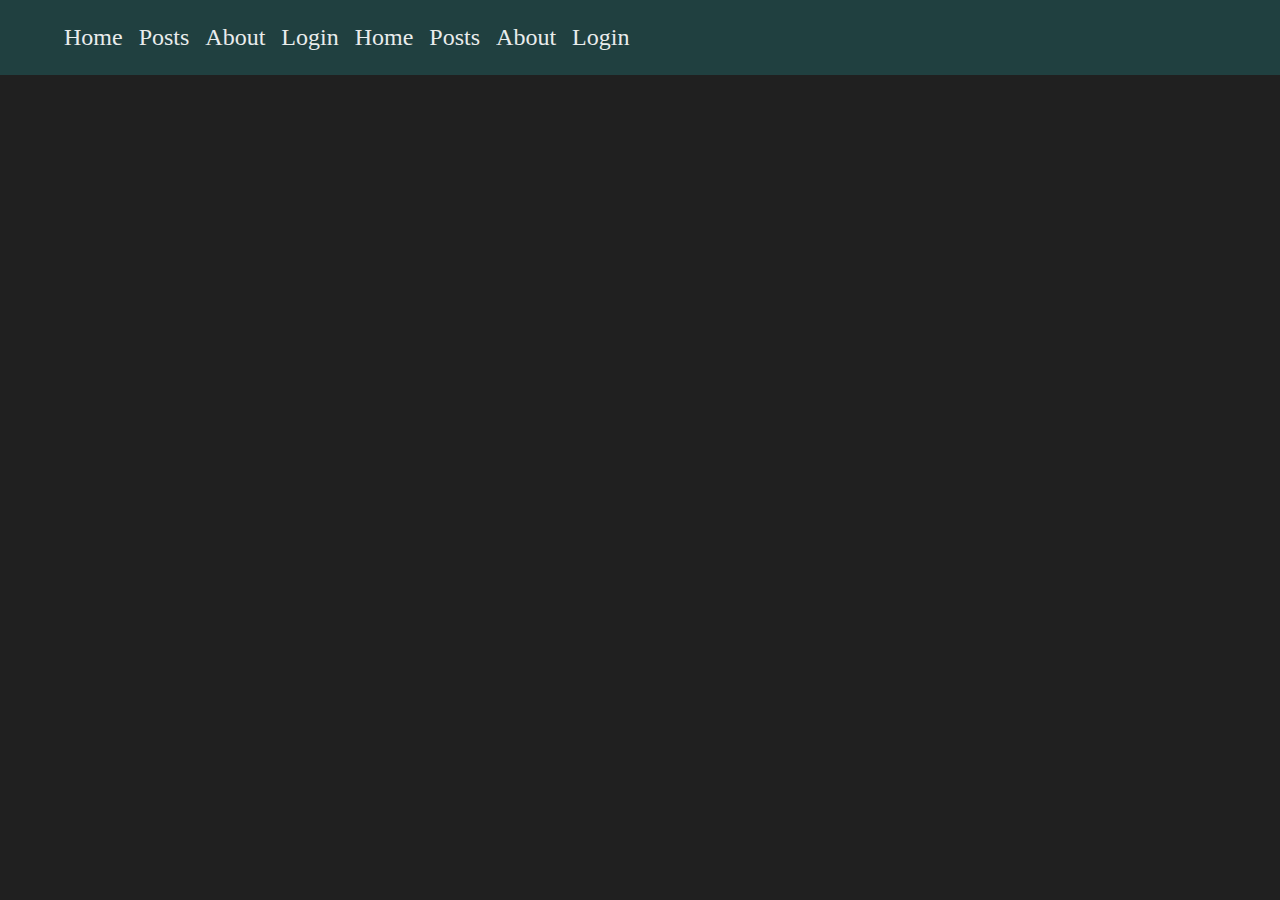
<file: front-end-II/aula-04-mod-html-css-em-js/index.html>
<!DOCTYPE html>
<html lang="en">

<head>
    <meta charset="UTF-8">
    <meta http-equiv="X-UA-Compatible" content="IE=edge">
    <meta name="viewport" content="width=device-width, initial-scale=1.0">
    <title>Document</title>
    <link rel="stylesheet" href="./style.css">
</head>

<body>
    <header class="main-header">
        <button onclick="manipularVisibilidadeMenu()">Abrir menu</button>
    <ul id="mainMenu">
        <li><button onclick="manipularVisibilidadeMenu()">fechar menu</button></li>
            <li>Home</li>
            <li>Posts</li>
            <li>About</li>
            <li>Login</li>
            <li>Home</li>
            <li>Posts</li>
            <li>About</li>
            <li>Login</li>
            
    </ul>        

    </header>

    <script src="./app.js"></script>
</body>

</html>
</file>
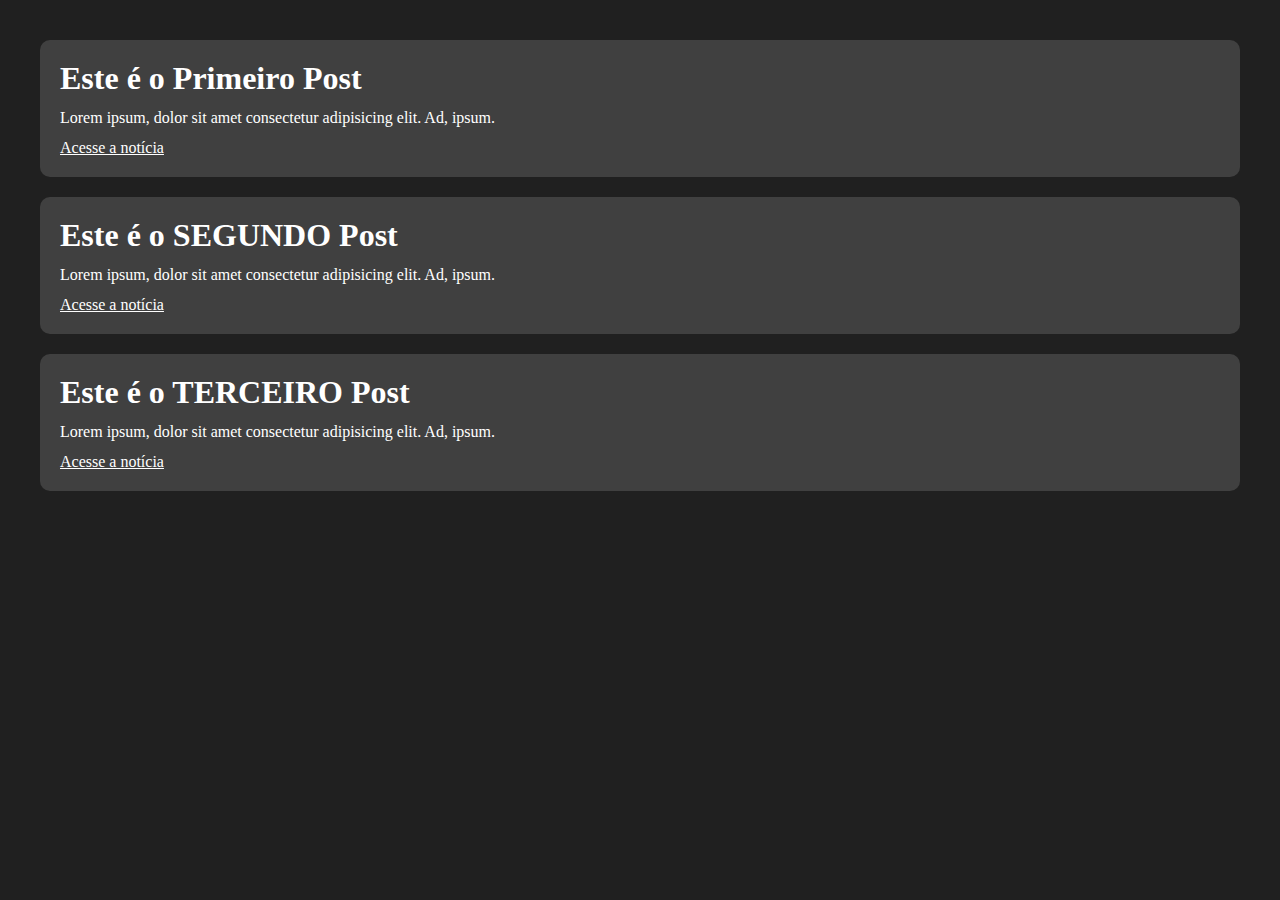
<file: front-end-II/aula-06/index.html>
<!DOCTYPE html>
<html lang="en">
<head>
    <meta charset="UTF-8">
    <meta http-equiv="X-UA-Compatible" content="IE=edge">
    <meta name="viewport" content="width=device-width, initial-scale=1.0">
    <title>Document</title>
    <link rel="stylesheet" href="./style.css">
</head>
<body>
    
    <main id="content">

        

       

    </main>


    <script src="./app.js"></script>
</body>
</html>
</file>
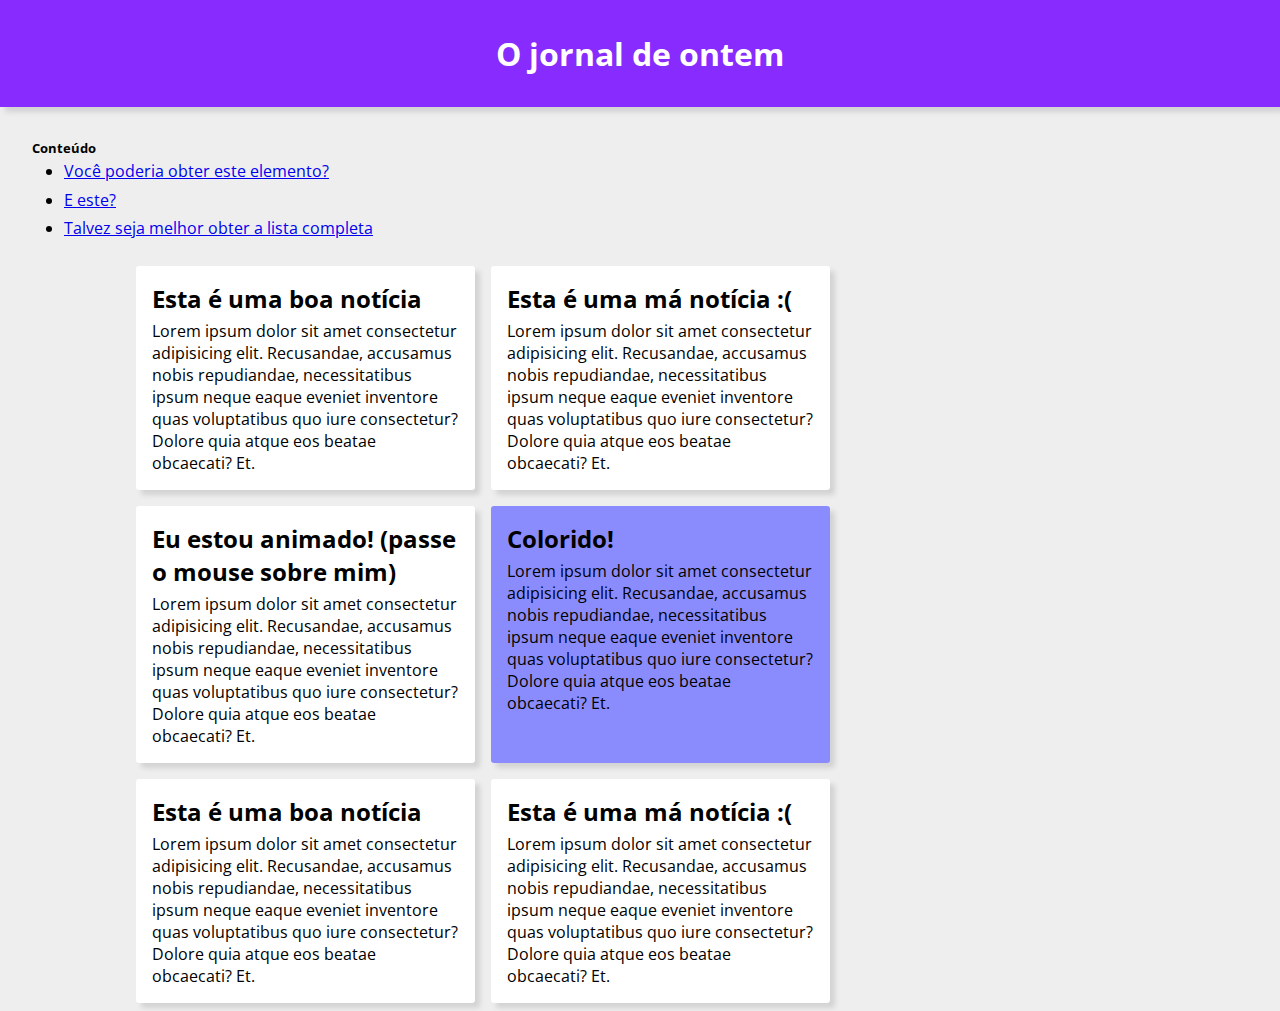
<file: front-end-II/aula-03/EXER- Introdução ao DOM/index.html>
<!DOCTYPE html>
<html lang="pt-BR">

<head>
  <meta charset="UTF-8">
  <meta http-equiv="X-UA-Compatible" content="IE=edge">
  <meta name="viewport" content="width=device-width, initial-scale=1.0">
  <link rel="stylesheet" href="styles.css">
  <title>Aula 4</title>
</head>

<body>

  <h1>O jornal de ontem</h1>

  <div class="conteudo">
    <h5>Conteúdo</h5>
    <ul>
      <li id="item1"><a href="#">Você poderia obter este elemento?</a></li>
      <li id="item2"><a href="#">E este?</a></li>
      <li id="item3"><a href="#">Talvez seja melhor obter a lista completa</a></li>
    </ul>
  </div>

  <section>
    <article id="card1">
      <h2 id="titleCard1">Esta é uma boa notícia</h2>
      <p>
        Lorem ipsum dolor sit amet consectetur adipisicing elit. Recusandae, accusamus nobis repudiandae, necessitatibus
        ipsum neque eaque eveniet inventore quas voluptatibus quo iure consectetur? Dolore quia atque eos beatae
        obcaecati? Et.
      </p>
    </article>

    <article>
      <h2>Esta é uma má notícia :(</h2>
      <p>
        Lorem ipsum dolor sit amet consectetur adipisicing elit. Recusandae, accusamus nobis repudiandae, necessitatibus
        ipsum neque eaque eveniet inventore quas voluptatibus quo iure consectetur? Dolore quia atque eos beatae
        obcaecati? Et.
      </p>
    </article>
    <article class="animado">
      <h2>Eu estou animado! (passe o mouse sobre mim)</h2>
      <p>
        Lorem ipsum dolor sit amet consectetur adipisicing elit. Recusandae, accusamus nobis repudiandae, necessitatibus
        ipsum neque eaque eveniet inventore quas voluptatibus quo iure consectetur? Dolore quia atque eos beatae
        obcaecati? Et.
      </p>
    </article>

    <article class="diferente">
      <h2>Colorido! </h2>
      <p>
        Lorem ipsum dolor sit amet consectetur adipisicing elit. Recusandae, accusamus nobis repudiandae, necessitatibus
        ipsum neque eaque eveniet inventore quas voluptatibus quo iure consectetur? Dolore quia atque eos beatae
        obcaecati? Et.
      </p>
    </article>
    <article>
      <h2>Esta é uma boa notícia</h2>
      <p>
        Lorem ipsum dolor sit amet consectetur adipisicing elit. Recusandae, accusamus nobis repudiandae, necessitatibus
        ipsum neque eaque eveniet inventore quas voluptatibus quo iure consectetur? Dolore quia atque eos beatae
        obcaecati? Et.
      </p>
    </article>

    <article>
      <h2>Esta é uma má notícia :( </h2>
      <p>
        Lorem ipsum dolor sit amet consectetur adipisicing elit. Recusandae, accusamus nobis repudiandae, necessitatibus
        ipsum neque eaque eveniet inventore quas voluptatibus quo iure consectetur? Dolore quia atque eos beatae
        obcaecati? Et.
      </p>
    </article>

  </section>

</body>

</html>
</file>
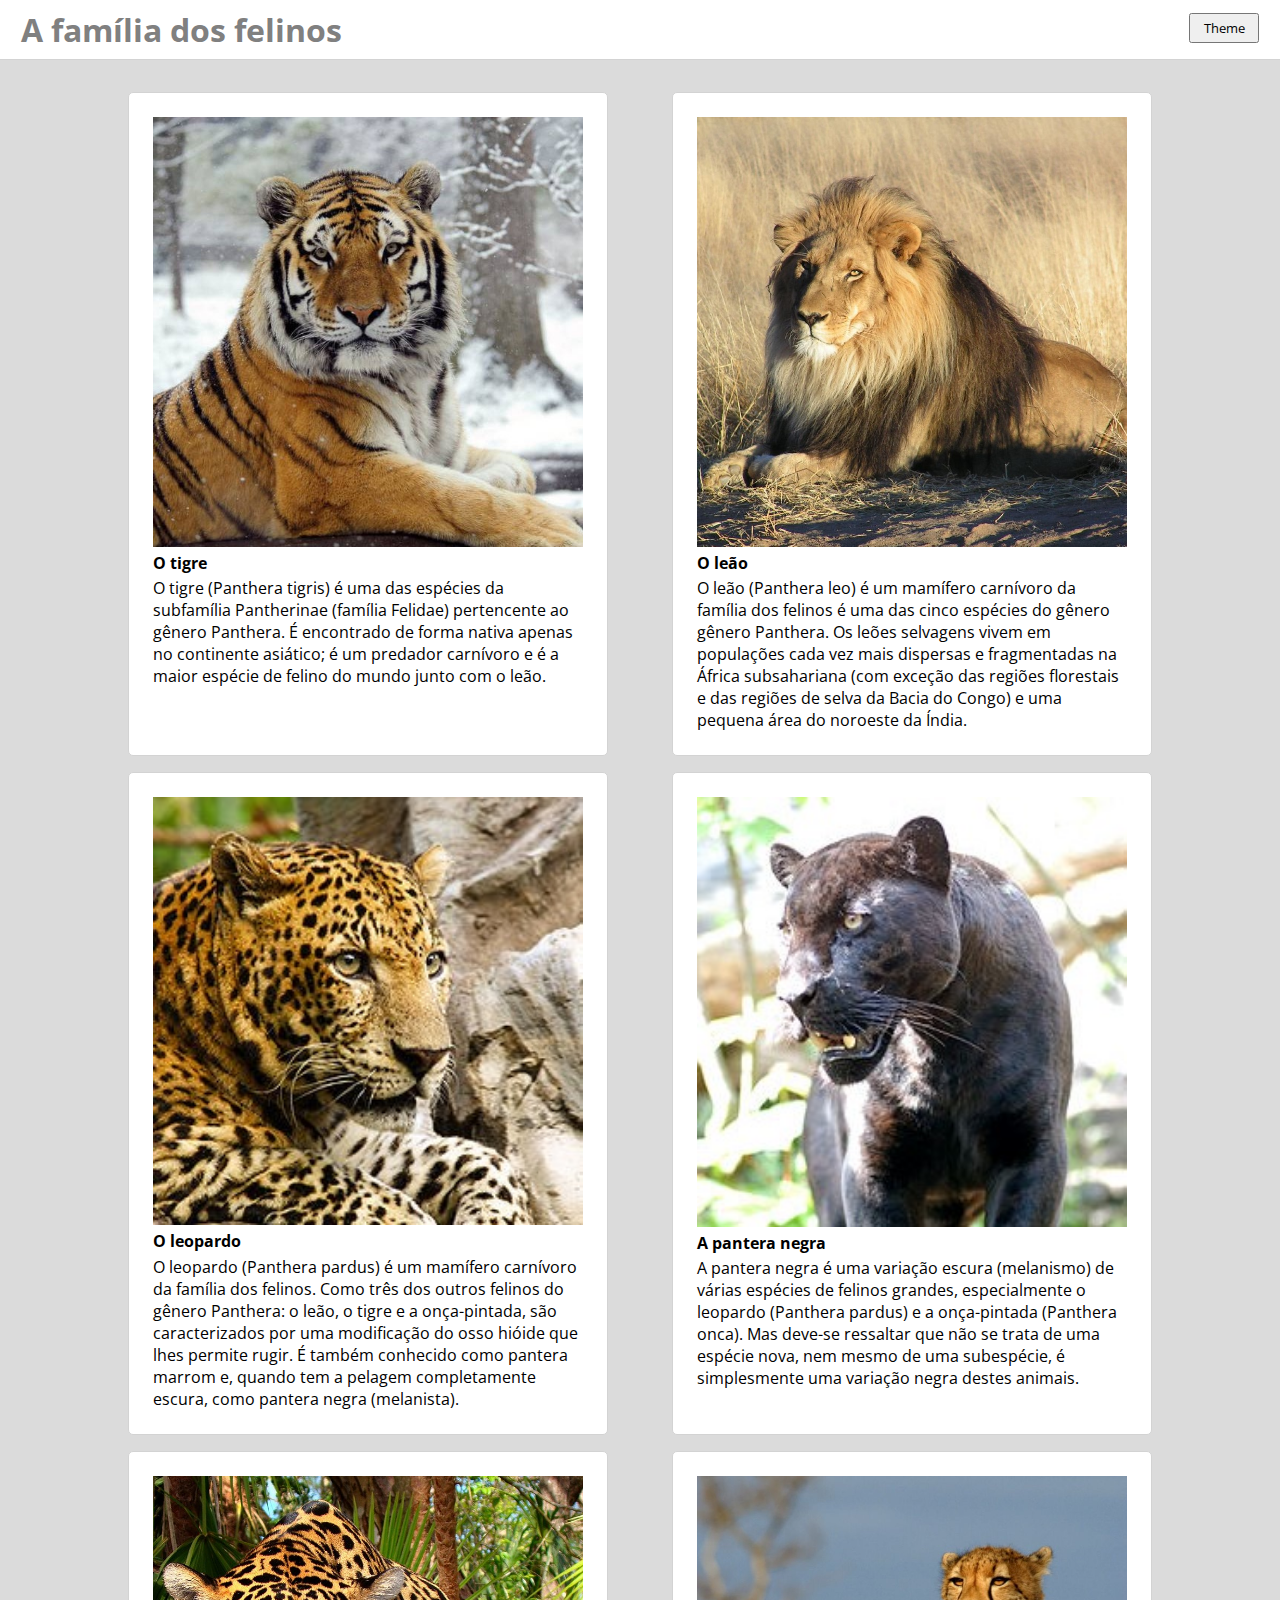
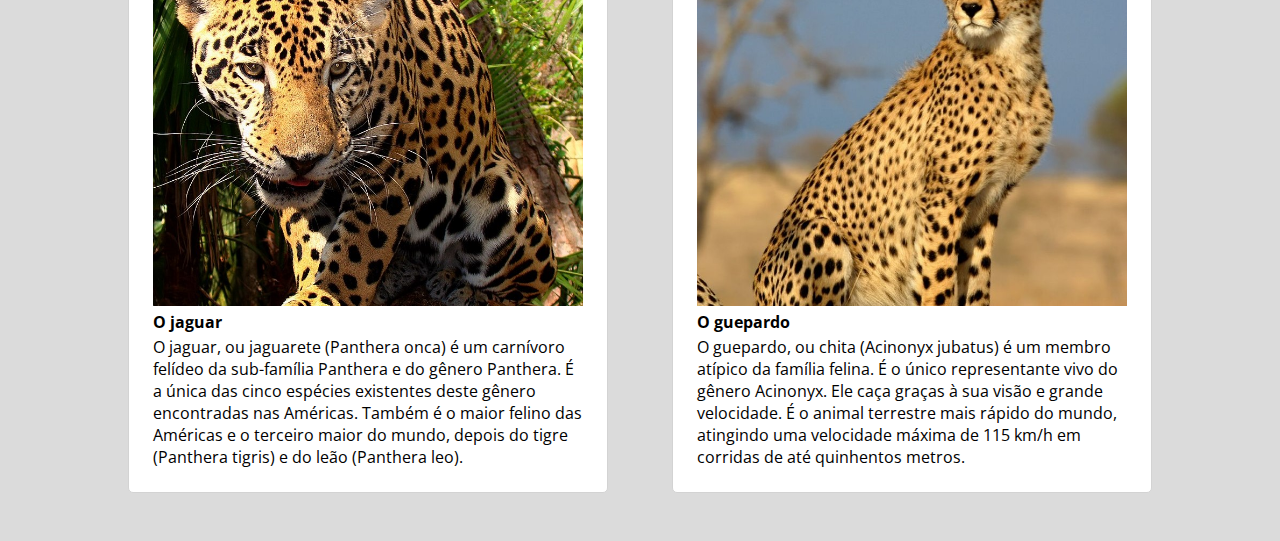
<file: front-end-II/aula-04-mod-html-css-em-js/mesa-05/index.html>
<!DOCTYPE html>
<html lang="pt-BR">

<head>
  <meta charset="UTF-8">
  <meta http-equiv="X-UA-Compatible" content="IE=edge">
  <meta name="viewport" content="width=device-width, initial-scale=1.0">
  <link rel="stylesheet" href="styles.css">
  <title>Aula 5 - Modificar elementos com JS </title>
</head>

<body class="dark" id="white">
  <header class="main-header" id="change">
    <h1 class="title">A família dos felinos</h1>  

    <button onclick="theme()">Theme</button>
  </header>


  <div class="container">
    <div class="item">
      <img src="./imagens/tiger.jpg">
      <h2>O tigre</h2>
      <p>
        O tigre (Panthera tigris) é uma das espécies da subfamília Pantherinae (família Felidae)
        pertencente ao gênero Panthera. É encontrado de forma nativa apenas no continente asiático; é um predador
        carnívoro e
        é a maior espécie de felino do mundo junto com o leão.
      </p>
    </div>
    <div class="item">
      <img src="./imagens/leon.jpg">
      <h2>O leão</h2>
      <p>
        O leão (Panthera leo) é um mamífero carnívoro da família dos felinos é uma das cinco espécies do gênero
        gênero Panthera. Os leões selvagens vivem em populações cada vez mais dispersas e fragmentadas na África
        subsahariana
        (com exceção das regiões florestais e das regiões de selva da Bacia do Congo) e uma pequena área do noroeste da
        Índia.
      </p>
    </div>
    <div class="item">
      <img src="./imagens/leopardo.jpg">
      <h2>O leopardo</h2>
      <p>
        O leopardo (Panthera pardus) é um mamífero carnívoro da família dos felinos. Como três dos outros
        felinos do gênero Panthera: o leão, o tigre e a onça-pintada, são caracterizados por uma modificação do osso
        hióide que lhes permite rugir.
        É também conhecido como pantera marrom e, quando tem a pelagem completamente escura, como pantera negra
        (melanista).
      </p>
    </div>
    <div class="item">
      <img src="./imagens/pantera-negra.jpg">
      <h2>A pantera negra</h2>
      <p>
        A pantera negra é uma variação escura (melanismo) de várias espécies de felinos grandes, especialmente o
        leopardo (Panthera pardus) e a onça-pintada (Panthera onca).
        Mas deve-se ressaltar que não se trata de uma espécie nova, nem mesmo de uma subespécie, é simplesmente uma
        variação negra destes animais.
      </p>
    </div>
    <div class="item">
      <img src="./imagens/jaguar.jpg">
      <h2>O jaguar</h2>
      <p>
        O jaguar, ou jaguarete (Panthera onca) é um carnívoro felídeo da sub-família Panthera e do
        gênero Panthera. É a única das cinco espécies existentes deste gênero encontradas nas Américas. Também
        é o maior felino das Américas e o terceiro maior do mundo, depois do tigre (Panthera tigris) e do leão (Panthera
        leo).
      </p>
    </div>
    <div class="item">
      <img src="./imagens/chita.jpg">
      <h2>O guepardo</h2>
      <p>
        O guepardo, ou chita (Acinonyx jubatus) é um membro atípico da família felina. É o único
        representante vivo do gênero Acinonyx. Ele caça graças à sua visão e grande velocidade. É o animal terrestre
        mais rápido
        do mundo, atingindo uma velocidade máxima de 115 km/h em corridas de até quinhentos metros.
      </p>
    </div>
  </div>
<script src="./app.js"></script>
</body>

</html>
</file>
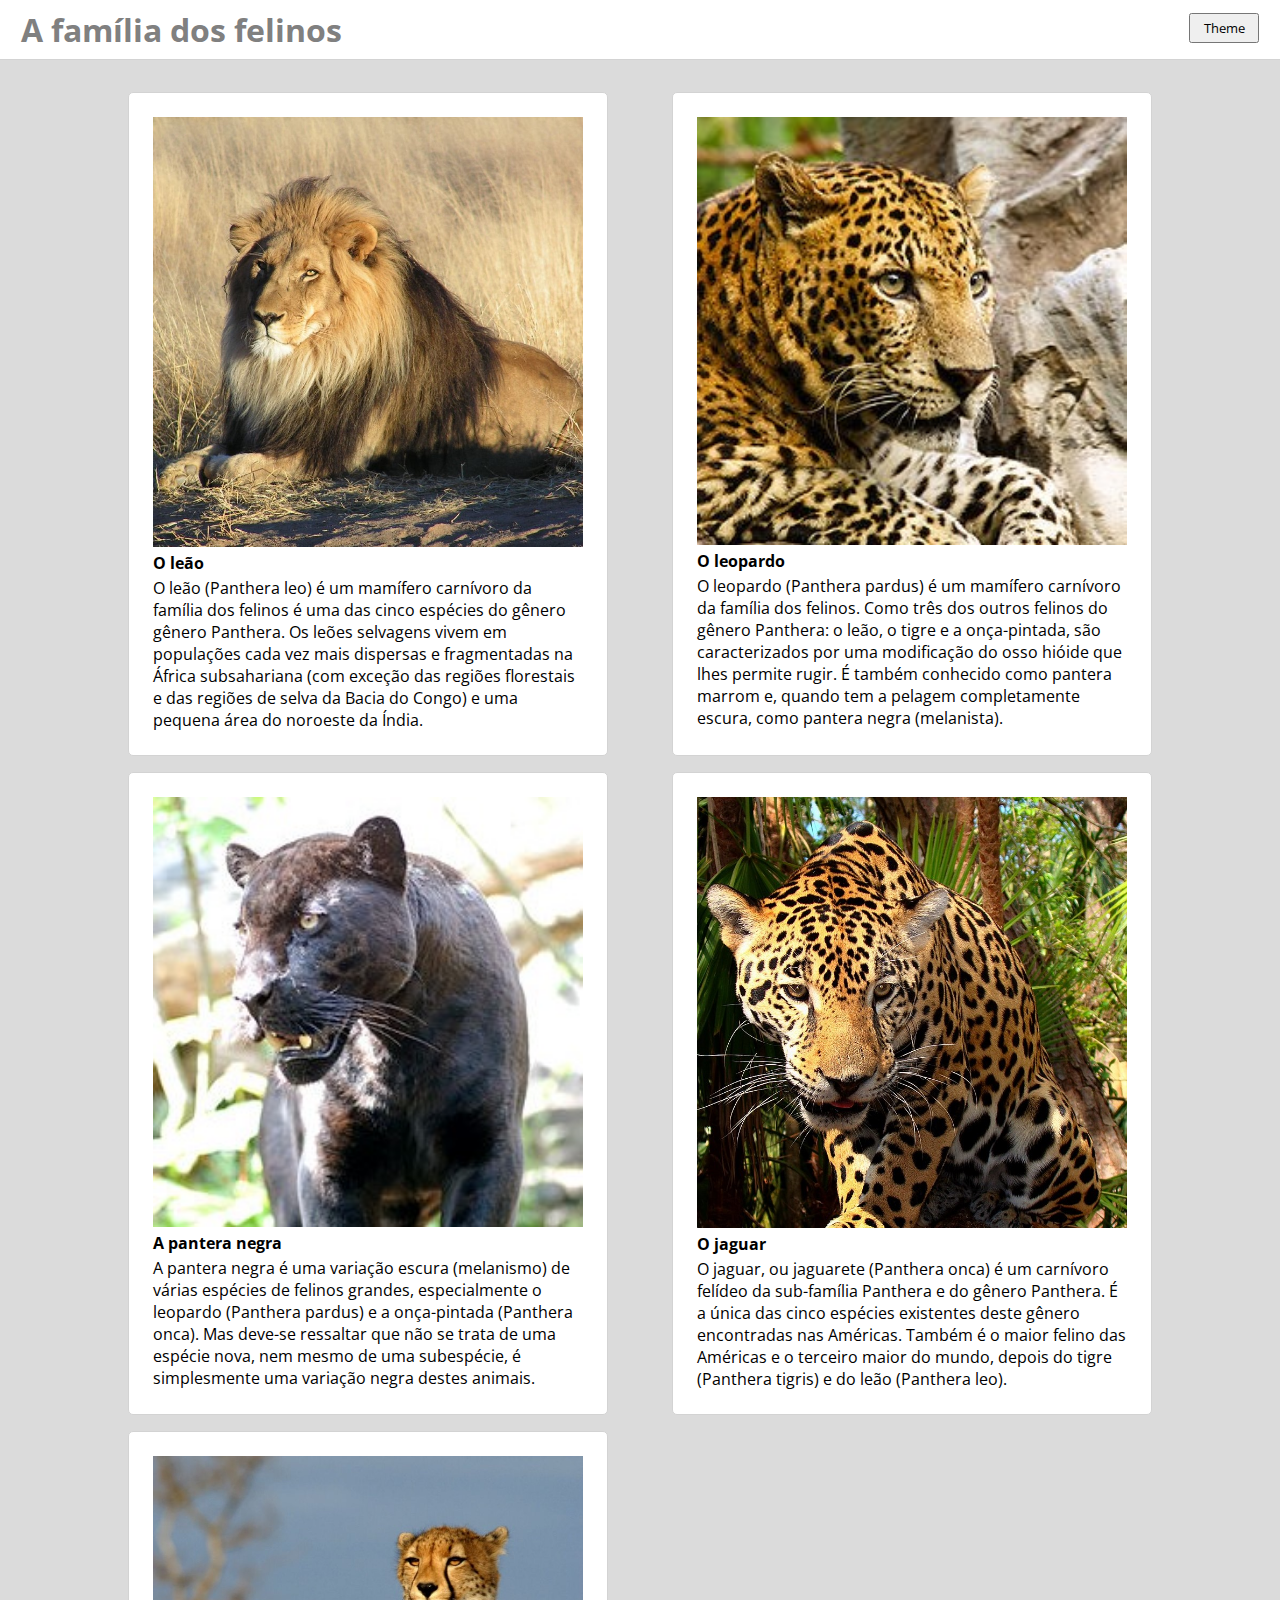
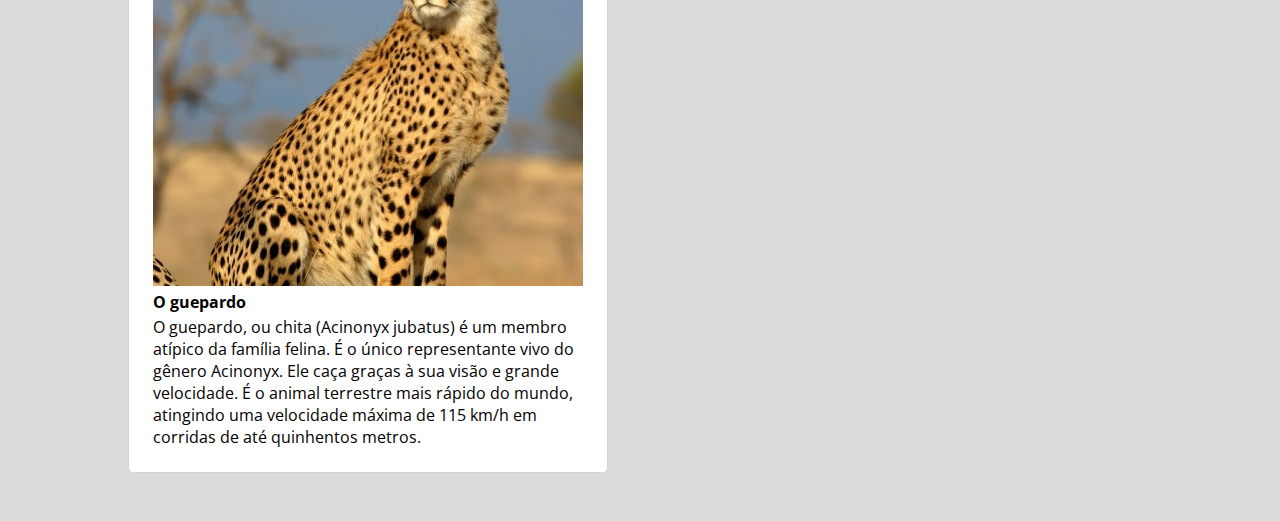
<file: front-end-II/aula-06/mesa-06/index.html>
<!DOCTYPE html>
<html lang="pt-BR">

<head>
  <meta charset="UTF-8">
  <meta http-equiv="X-UA-Compatible" content="IE=edge">
  <meta name="viewport" content="width=device-width, initial-scale=1.0">
  <link rel="stylesheet" href="./styles.css">
  <title>Aula 5 - Modificar elementos com JS </title>
</head>

<body class="dark" id="white">
  <header class="main-header" id="change">
    <h1 class="title">A família dos felinos</h1>  

    <button onclick="theme()">Theme</button>
  </header>


  <div class="container">
 
  </div>
<script src="./app.js"></script>
</body>

</html>
</file>
<file: front-end-II/aula-04-mod-html-css-em-js/style.css>
*{
    padding: 0;
    margin: 0;
    box-sizing: border-box;

}
body{
    background-color: #202020;
}

.main-header{
    background-color: #204040;
    padding: 24px 48px;
}
.main-header button{
    display: none;
}
.main-header ul{
    display: flex;
    gap: 16px;
    list-style: none;
    transition: .5s ease-in-out;

}

.main-header ul li{
    font-size: 24px;
    color: white;
    opacity: 0.9;
}
.main-header ul li:hover{
    opacity: 1;
    transition: 0.5s ease-in-out;

}
.main-header>ul>li>button{

    opacity: 1;
}


@media (max-width: 768px) {
    .main-header ul{
        position: fixed;
        top: 0;
        left: -300px;
         flex-direction: column;
         background-color: #303030;
         width: 300px;
         padding: 24px;
         height: 100vh;
    }
    .main-header ul.opened{
        left: 0;
    }
    .main-header button{
        display: block;
    }
}
</file>
<file: front-end-II/aula-06/style.css>
*{
    padding: 0;
    margin: 0;
    box-sizing: border-box;
}
body{
    height: 100vh;
    background-color: #202020;
    color: white;
    padding: 40px;
    
}
main{
    display: flex;
    flex-direction: column;
    gap: 20px;
}
a{
    color: white;
}

article{
    background-color: #404040;
    padding: 20px;
    border-radius: 10px;
    display: flex;
    flex-direction: column;
    gap: 12px;
}
</file>
<file: front-end-II/aula-03/EXER- Introdução ao DOM/styles.css>
@import url('https://fonts.googleapis.com/css2?family=Open+Sans:wght@300&display=swap');

* {
  margin: 0;
  padding: 0;
  font-family: 'Open Sans', sans-serif;
}

body {
  min-height: 100vh;
  background-color: rgb(238, 238, 238);
}

h1 {
  text-align: center;
  padding: 1em 0;
  background-color: rgb(135, 43, 255);
  color: white;
  box-shadow: 5px 5px 5px lightgrey;
  margin-bottom: 1em;
}

.conteudo {
  margin-left: 2em;
  margin-bottom: 1em;
}

ul {
  display: block;
  margin-left: 2em;
}

li {
  padding: .2em 0;
}

section {
  display: flex;
  flex-wrap: wrap;
  padding: 0 10%;
}

section article {
  background-color: white;
  padding: 1em;
  border-radius: 3px;
  width: 30%;
  margin: .5em;
  box-shadow: 5px 5px 5px lightgrey;
}

section article.animado {
  z-index: 20;
  transition: all 200ms ease;
}

section article.animado:hover {
  transform: scale(1.2);
  box-shadow: 0px 0px 10px lightgrey;
}

section article h2{
  margin-bottom: .2em;

}

.diferente {
  background-color: rgb(138, 140, 253);
}
</file>
<file: front-end-II/aula-04-mod-html-css-em-js/mesa-05/styles.css>
@import url('https://fonts.googleapis.com/css2?family=Open+Sans:wght@300;400&display=swap');

* {
  margin: 0;
  padding: 0;
  font-family: 'Open Sans', sans-serif;
}

body {
  background-color: rgb(219, 219, 219);
  
}
.white{
  background-color: rgb(39, 39, 39);
}

.main-header{
  display: flex;
  justify-content:space-between;
  padding: .5em 1.3em;
  background-color: white;
  border-bottom: 1px solid lightgrey;
  color: grey;
  
}
.change{
  display: flex;
  justify-content:space-between;
  padding: .5em 1.3em;
  background-color: rgb(19, 19, 19);
  color: rgb(170, 170, 170);
  border-color: black;
}
button{
  height: 30px;
  width: 70px;
  margin-top: 5px;
}
.container {
  display: flex;
  flex-wrap: wrap;
  justify-content: space-between;
  width: 80%;
  margin: 2em 10%;
}

.item {
  width: 30em;
  background-color: white;
  box-sizing: border-box;
  padding: 1.5em;
  margin-bottom: 1em;
  border-radius: 5px;
  border: 1px solid lightgray;
}
.itemMod{
  background-color: rgb(19, 19, 19);
  border-color: black;
  color: rgb(230, 230, 230);
}
.item img {
  width: 100%;
}

.item h2 {
  font-size: 1em;
  margin-bottom: .2em;
}


/* ------------------------------ Estilos para o tema escuro (Dark-Mode) ----------------------------------------------- */

/* Os seguintes estilos são os que usaremos para aplicar o modo escuro, 
você terá que modificar os seletores a fim de poder resolver o exercício. /* 

// A cor de fundo 
{
  background-color: rgb(39, 39, 39);
}

// Modificações no titulo 'A família dos felinos'
{ 
  background-color: rgb(19, 19, 19);
  color: rgb(170, 170, 170);
  border-color: black;
}


// Modificações nos items
{
  background-color: rgb(19, 19, 19);
  border-color: black;
}

// Modificações nos textos dos itens e cabeçalhos dos itens
{
  color: rgb(230, 230, 230);
}
*/
</file>
<file: front-end-II/aula-06/mesa-06/styles.css>
@import url('https://fonts.googleapis.com/css2?family=Open+Sans:wght@300;400&display=swap');

* {
  margin: 0;
  padding: 0;
  font-family: 'Open Sans', sans-serif;
}

body {
  background-color: rgb(219, 219, 219);
  
}
.white{
  background-color: rgb(39, 39, 39);
}

.main-header{
  display: flex;
  justify-content:space-between;
  padding: .5em 1.3em;
  background-color: white;
  border-bottom: 1px solid lightgrey;
  color: grey;
  
}
.change{
  display: flex;
  justify-content:space-between;
  padding: .5em 1.3em;
  background-color: rgb(19, 19, 19);
  color: rgb(170, 170, 170);
  border-color: black;
}
button{
  height: 30px;
  width: 70px;
  margin-top: 5px;
}
.container {
  display: flex;
  flex-wrap: wrap;
  justify-content: space-between;
  width: 80%;
  margin: 2em 10%;
}

.item {
  width: 30em;
  background-color: white;
  box-sizing: border-box;
  padding: 1.5em;
  margin-bottom: 1em;
  border-radius: 5px;
  border: 1px solid lightgray;
}
.itemMod{
  background-color: rgb(19, 19, 19);
  border-color: black;
  color: rgb(230, 230, 230);
}
.item img {
  width: 100%;
}

.item h2 {
  font-size: 1em;
  margin-bottom: .2em;
}


/* ------------------------------ Estilos para o tema escuro (Dark-Mode) ----------------------------------------------- */

/* Os seguintes estilos são os que usaremos para aplicar o modo escuro, 
você terá que modificar os seletores a fim de poder resolver o exercício. /* 

// A cor de fundo 
{
  background-color: rgb(39, 39, 39);
}

// Modificações no titulo 'A família dos felinos'
{ 
  background-color: rgb(19, 19, 19);
  color: rgb(170, 170, 170);
  border-color: black;
}


// Modificações nos items
{
  background-color: rgb(19, 19, 19);
  border-color: black;
}

// Modificações nos textos dos itens e cabeçalhos dos itens
{
  color: rgb(230, 230, 230);
}
*/
</file>
